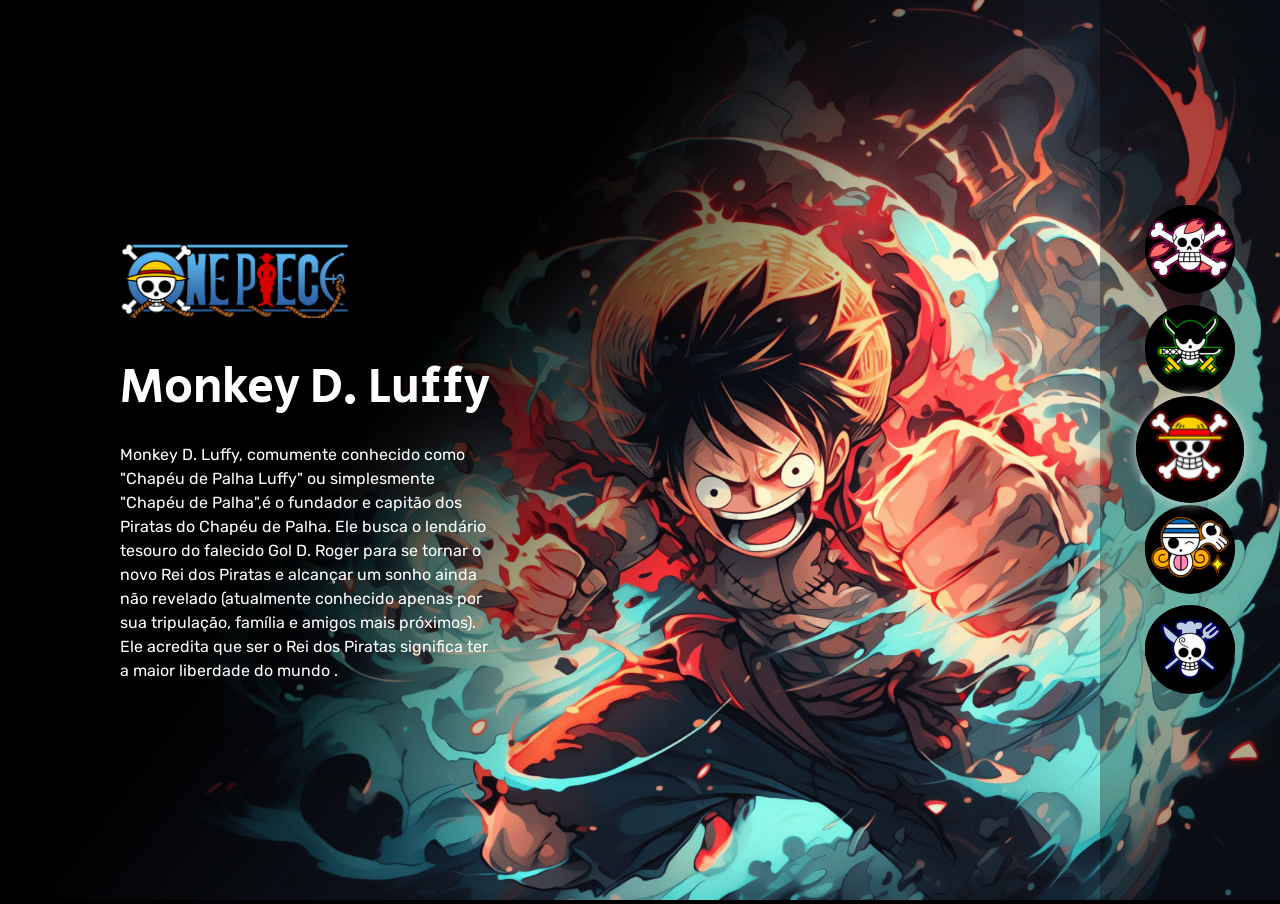
<file: src/projetos/Projeto One Piece/index.html>
<!DOCTYPE html>
<html lang="pt-BR">

<head>
    <meta charset="UTF-8">
    <meta name="viewport" content="width=device-width, initial-scale=1.0">
    <link rel="preconnect" href="https://fonts.googleapis.com">
    <link rel="preconnect" href="https://fonts.gstatic.com" crossorigin>
    <link
        href="https://fonts.googleapis.com/css2?family=Rubik:ital,wght@0,300..900;1,300..900&family=Secular+One&display=swap"
        rel="stylesheet">
    <link rel="stylesheet" href="./src/css/reset.css">
    <link rel="stylesheet" href="./src/css/style.css">
    <link rel="stylesheet" href="./src/css/responsivo.css">
    <link rel="shortcut icon" href="./src/imagens/Favicon-OnePiece.png" type="image/x-icon">
    <title>One Piece</title>
</head>

<body>
    <main class="personagens">
        <div class="personagem">
            <img class="imagem" src="./src/imagens/personagem-tony-chopper.png" alt="Personagem Tony Chopper">
            <div class="conteudo">
                <i class="logo"></i>
                <h2 class="nome-personagem">Tony Chopper</h2>
                <p class="descricao">Tony Tony Chopper, também conhecido como "Amante de Algodão Doce" Chopper, é o médico dos Piratas do Chapéu de Palha e um dos Oficiais Superiores da Grande Frota do Chapéu de Palha.</p>
            </div>
        </div>

        <div class="personagem">
            <img class="imagem" src="./src/imagens/personagem-roronoa-zoro.png" alt="Personagem Roronoa Zoro">
            <div class="conteudo">
                <i class="logo"></i>
                <h2 class="nome-personagem">Roronoa Zoro</h2>
                <p class="descricao">Roronoa Zoro, também conhecido como "Caçador de Piratas" Zoro, é o mestre espadachim e combatente dos Piratas do Chapéu de Palha, um dos Oficiais Superiores da Grande Frota do Chapéu de Palha, e é publicamente reconhecido como o braço direito e número dois do capitão de sua tripulação, Monkey D. Luffy. Anteriormente um caçador de recompensas, ele é o segundo membro da tripulação de Luffy e o primeiro a se juntar a ela, fazendo isso no Arco Romance Dawn .</p>
            </div>
        </div>

        <div class="personagem selecionado">
            <img class="imagem" src="./src/imagens/personagem-monkey-d-luffy.png" alt="Personagem Monkey d Luffy">
            <div class="conteudo">
                <i class="logo"></i>
                <h2 class="nome-personagem">Monkey D. Luffy</h2>
                <p class="descricao">Monkey D. Luffy, comumente conhecido como "Chapéu de Palha Luffy" ou simplesmente "Chapéu de Palha",é o fundador e capitão dos Piratas do Chapéu de Palha. Ele busca o lendário tesouro do falecido Gol D. Roger para se tornar o novo Rei dos Piratas e alcançar um sonho ainda não revelado (atualmente conhecido apenas por sua tripulação, família e amigos mais próximos). Ele acredita que ser o Rei dos Piratas significa ter a maior liberdade do mundo .</p>
            </div>
        </div>

        <div class="personagem">
            <img class="imagem" src="./src/imagens/personagem-nami.png" alt="Personagem Nami">
            <div class="conteudo">
                <i class="logo"></i>
                <h2 class="nome-personagem">Nami</h2>
                <p class="descricao">Nami, a "Gata Ladra" é a navegadora dos Piratas do Chapéu de Palha e uma das Grandes Oficiais da Grande Frota do Chapéu de Palha. Ela é a terceira integrante da tripulação e a segunda a se juntar, fazendo isso durante o Arco Orange Town. Ela é a irmã adotiva de Nojiko, após ambas ficarem órfãs e serem acolhidas por Bell-mère.</p>
            </div>
        </div>

        <div class="personagem">
            <img class="imagem" src="./src/imagens/personagem-sanji.png" alt="Personagem Sanji">
            <div class="conteudo">
                <i class="logo"></i>
                <h2 class="nome-personagem">Sanji</h2>
                <p class="descricao">"Perna Preta" Sanji, nascido como Vinsmoke Sanji, e também é o cozinheiro dos Piratas do Chapéu de Palha, assim como um antigo chefe de cozinha do Baratie. Ele também é o terceiro filho e a quarta criança da Família Vinsmoke, tornando-o um príncipe do Reino Germa, até que ele oficialmente os renunciou duas vezes. Apesar de Sanji renunciar ao seu sobrenome Vinsmoke, o Governo Mundial o rotula como parte de seu nome em seu pôster de procurado.</p>
            </div>
        </div>
    </main>
    <ul class="botoes">
        <li>
            <button class="botao">
                <img src="./src/imagens/tripulacao-chopper.png" alt="Tripulação Tony Chopper">
            </button>
        </li>

        <li>
            <button class="botao">
                <img src="./src/imagens/tripulacao-zoro.png" alt="Tripulação Roronoa Zoro">
            </button>
        </li>

        <li>
            <button class="botao selecionado">
                <img src="./src/imagens/tripulacao-luffy.png" alt="Tripulação Monkey D Luffy">
            </button>
        </li>

        <li>
            <button class="botao">
                <img src="./src/imagens/tripulacao-nami.png" alt="Tripulação Nami">
            </button>
        </li>

        <li>
            <button class="botao">
                <img src="./src/imagens/tripulacao-sanji.png" alt="Tripulação Sanji">
            </button>
        </li>
    </ul>

    <script src="./src/js/index.js"></script>
</body>

</html>
</file>
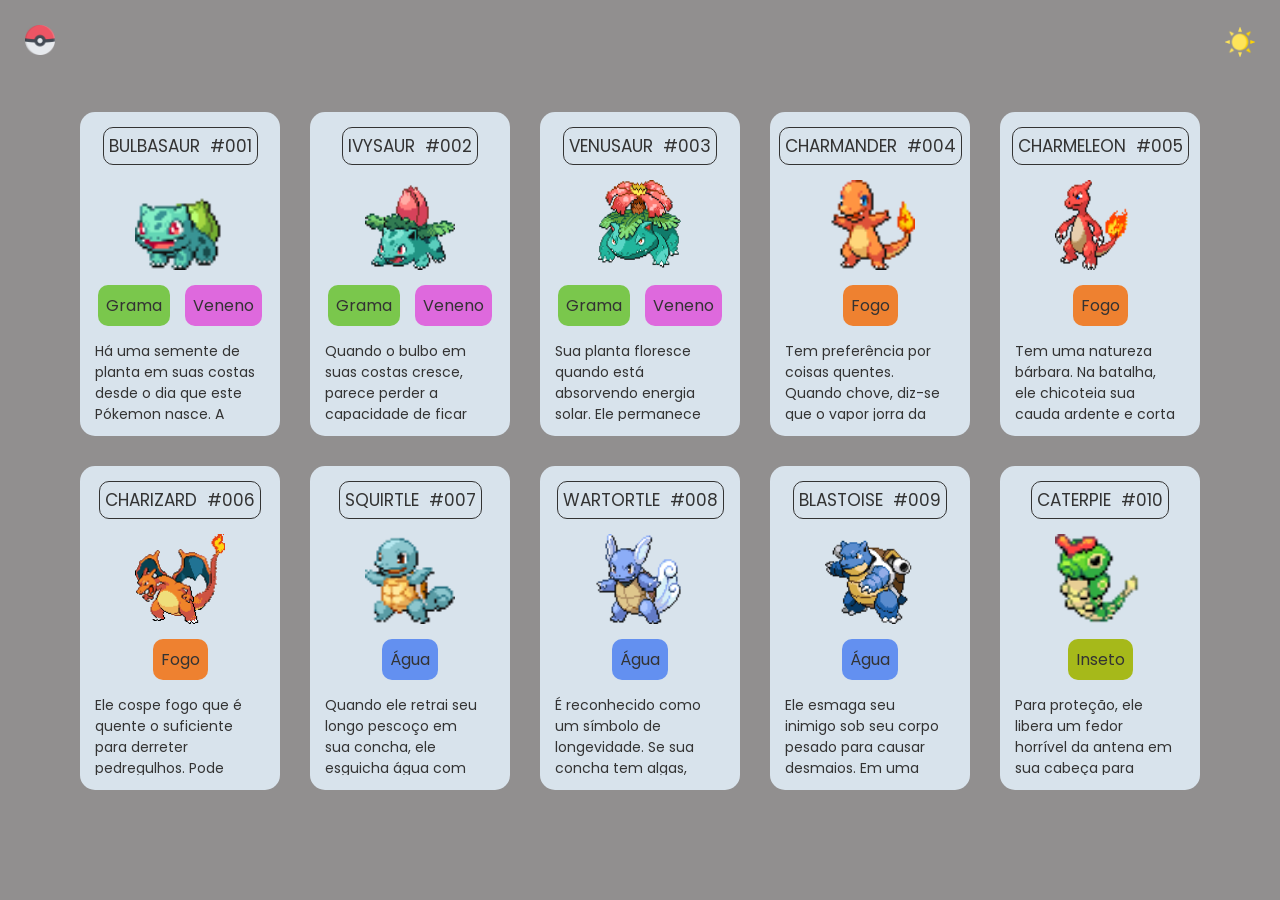
<file: src/projetos/Projeto Pokemon/index.html>
<!DOCTYPE html>
<html lang="en">
	<head>
		<meta charset="UTF-8" />
		<meta http-equiv="X-UA-Compatible" content="IE=edge" />
		<meta name="viewport" content="width=device-width, initial-scale=1.0" />
		<title>Listagem Pokémon - Semana do Zero ao Programador Contratado</title>

		<link rel="preconnect" href="https://fonts.googleapis.com" />
		<link rel="preconnect" href="https://fonts.gstatic.com" crossorigin />
		<link href="https://fonts.googleapis.com/css2?family=Poppins:wght@300;500;800&display=swap" rel="stylesheet" />

		<link rel="stylesheet" href="./src/css/reset.css">
		<link rel="stylesheet" href="./src/css/estilos.css">
		<link rel="stylesheet" href="./src/css/scrollbar.css">
	</head>
	<body>
		<header>
			<a href="#">
				<img src="./src/imagens/pokeball.png" alt="pokebola" class="logo" />
			</a>
			<button id="botao-alterar-tema">
				<img src="./src/imagens/sun.png" alt="imagem do sol" class="imagem-botao" />
			</button>
		</header>
		<main>
			<ul class="listagem-pokemon">
				<li class="cartao-pokemon">
					<div class="informacoes">
						<span>Bulbasaur</span>
						<span>#001</span>
					</div>

					<img src="./src/imagens/bulbasaur.gif" alt="Bulbasaur" class="gif" />

					<ul class="tipos">
						<li class="tipo grama">Grama</li>
						<li class="tipo veneno">Veneno</li>
					</ul>

					<p class="descricao">Há uma semente de planta em suas costas desde o dia que este Pókemon nasce. A semente cresce lentamente.</p>
				</li>

				<li class="cartao-pokemon">
					<div class="informacoes">
						<span>Ivysaur</span>
						<span>#002</span>
					</div>

					<img src="./src/imagens/ivysaur.gif" alt="Ivysaur" class="gif" />

					<ul class="tipos">
						<li class="tipo grama">Grama</li>
						<li class="tipo veneno">Veneno</li>
					</ul>

					<p class="descricao">Quando o bulbo em suas costas cresce, parece perder a capacidade de ficar de pé em suas patas traseiras.</p>
				</li>

				<li class="cartao-pokemon">
					<div class="informacoes">
						<span>Venusaur</span>
						<span>#003</span>
					</div>

					<img src="./src/imagens/venusaur.gif" alt="Venusaur" class="gif" />

					<ul class="tipos">
						<li class="tipo grama">Grama</li>
						<li class="tipo veneno">Veneno</li>
					</ul>

					<p class="descricao">Sua planta floresce quando está absorvendo energia solar. Ele permanece em movimento para buscar a luz solar.</p>
				</li>

				<li class="cartao-pokemon">
					<div class="informacoes">
						<span>Charmander</span>
						<span>#004</span>
					</div>

					<img src="./src/imagens/charmander.gif" alt="Charmander" class="gif" />

					<ul class="tipos">
						<li class="tipo fogo">Fogo</li>
					</ul>

					<p class="descricao">Tem preferência por coisas quentes. Quando chove, diz-se que o vapor jorra da ponta de sua cauda.</p>
				</li>

				<li class="cartao-pokemon">
					<div class="informacoes">
						<span>Charmeleon</span>
						<span>#005</span>
					</div>

					<img src="./src/imagens/charmeleon.gif" alt="Charmeleon" class="gif" />

					<ul class="tipos">
						<li class="tipo fogo">Fogo</li>
					</ul>

					<p class="descricao">Tem uma natureza bárbara. Na batalha, ele chicoteia sua cauda ardente e corta com garras afiadas.</p>
				</li>

				<li class="cartao-pokemon">
					<div class="informacoes">
						<span>Charizard</span>
						<span>#006</span>
					</div>

					<img src="./src/imagens/charizard.gif" alt="Charizard" class="gif" />

					<ul class="tipos">
						<li class="tipo fogo">Fogo</li>
					</ul>

					<p class="descricao">Ele cospe fogo que é quente o suficiente para derreter pedregulhos. Pode causar incêndios florestais soprando chamas.</p>
				</li>

				<li class="cartao-pokemon">
					<div class="informacoes">
						<span>Squirtle</span>
						<span>#007</span>
					</div>

					<img src="./src/imagens/squirtle.gif" alt="Squirtle" class="gif" />

					<ul class="tipos">
						<li class="tipo agua">Água</li>
					</ul>

					<p class="descricao">Quando ele retrai seu longo pescoço em sua concha, ele esguicha água com força vigorosa.</p>
				</li>

				<li class="cartao-pokemon">
					<div class="informacoes">
						<span>Wartortle</span>
						<span>#008</span>
					</div>

					<img src="./src/imagens/wartortle.gif" alt="Wartortle" class="gif" />

					<ul class="tipos">
						<li class="tipo agua">Água</li>
					</ul>

					<p class="descricao">É reconhecido como um símbolo de longevidade. Se sua concha tem algas, esse Wartortle é muito antigo.</p>
				</li>

				<li class="cartao-pokemon">
					<div class="informacoes">
						<span>Blastoise</span>
						<span>#009</span>
					</div>

					<img src="./src/imagens/blastoise.gif" alt="Blastoise" class="gif" />

					<ul class="tipos">
						<li class="tipo agua">Água</li>
					</ul>

					<p class="descricao">Ele esmaga seu inimigo sob seu corpo pesado para causar desmaios. Em uma pitada, ele se retirará dentro de sua concha.</p>
				</li>

				<li class="cartao-pokemon">
					<div class="informacoes">
						<span>Caterpie</span>
						<span>#010</span>
					</div>

					<img src="./src/imagens/caterpie.gif" alt="Caterpie" class="gif" />

					<ul class="tipos">
						<li class="tipo inseto">Inseto</li>
					</ul>

					<p class="descricao">Para proteção, ele libera um fedor horrível da antena em sua cabeça para afastar os inimigos.</p>
				</li>
			</ul>
		</main>

		<script src="./src/js/index.js"></script>
	</body>
</html>
</file>
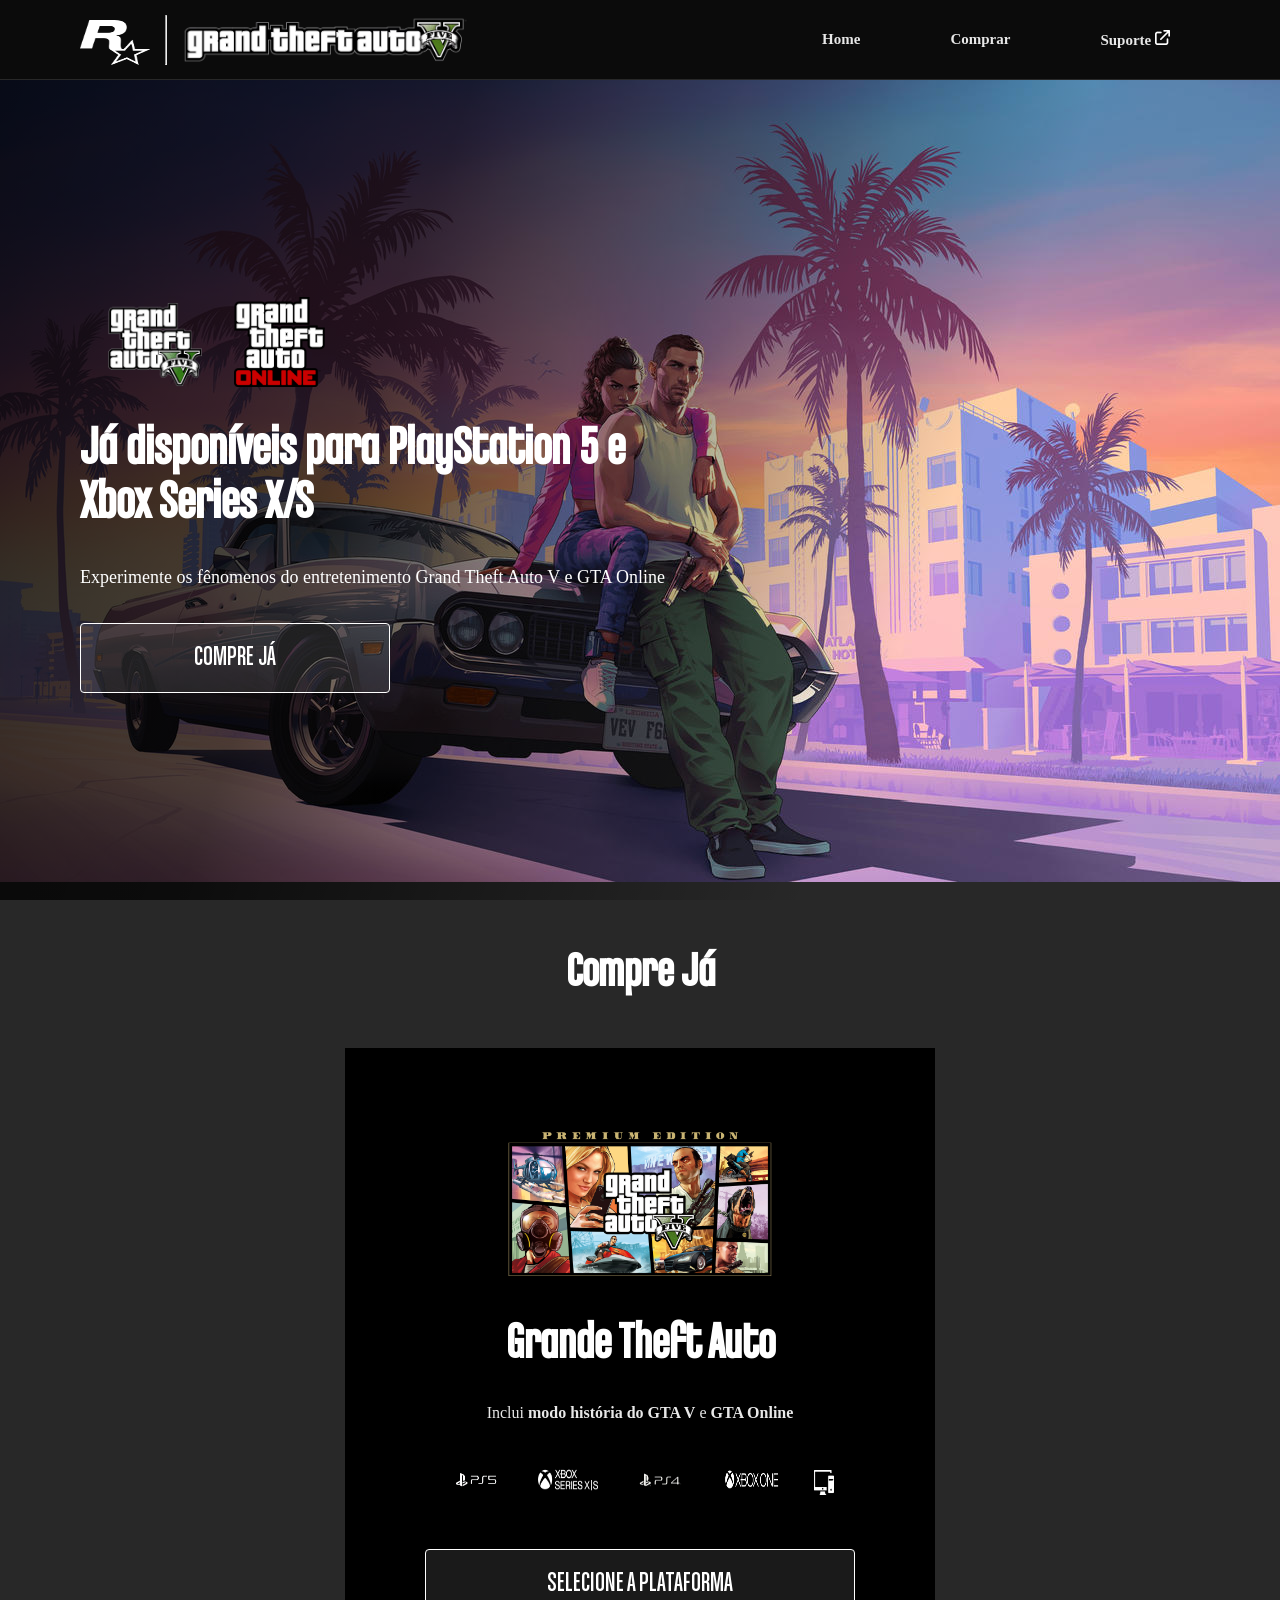
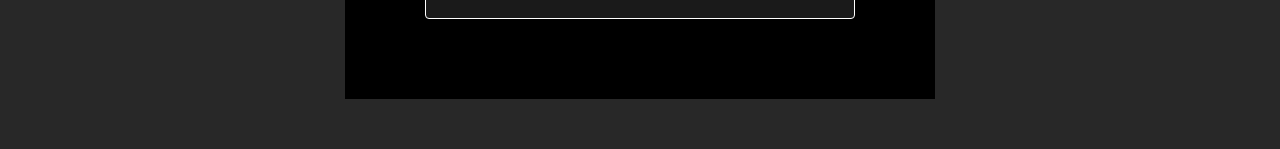
<file: src/projetos/projeto-gta/index.html>
<!DOCTYPE html>
<html lang="pt-BR">

<head>
    <meta charset="UTF-8">
    <meta name="viewport" content="width=device-width, initial-scale=1.0">
    <title>Landing Page GTA</title>
    <link rel="shortcut icon" href="src/imagens/favicon.png" type="image/x-icon">
    <link href="https://fonts.cdnfonts.com/css/chalet" rel="stylesheet">
    <link rel="stylesheet" href="./src/css/style.css">
    <link rel="stylesheet" href="./src/css/reset.css">
    <link rel="stylesheet" href="./src/css/fontes.css">
    <link rel="stylesheet" href="./src/css/responsivo.css">
</head>

<body>
    <header class="cabecalho">
        <div class="logo">
            <img src="./src/imagens/Rockstar-Games-Black-Logo-Vector.svg-.png" id="logo-rockstar"
                alt="Logo Rockstar Games">
            <hr />
            <img src="./src/imagens/grand-theft-auto-v-logo.webp" id="logo-gta" alt="Logo GTA V">
        </div>
        <nav>
            <ul class="menu">
                <li>
                    <a href="#home">Home</a>
                </li>
                <li>
                    <a href="#comprar">Comprar</a>
                </li>
                <li>
                    <a href="https://support.rockstargames.com/categories/200013306" target="_blank">Suporte <img
                            src="./src/imagens/icone-link.png" alt="Icone de Link de suporte"></a>
                </li>
            </ul>
        </nav>
    </header>
    <main class="home" id="home">
        <img class="imagem-fundo" src="./src/imagens/gta-vi-fudo.jpg" alt="Imagem GTA VI">

        <div class="informacoes">
            <div class="lista-de-jogos">
                <img id="gta-v-logo-info" src="./src/imagens/GTA-5-Logo.png" alt="Logo GTA V">
                <img id="gta-online-logo-info" src="./src/imagens/Grand_Theft_Auto_Online_Logo.svg.png"
                    alt="Logo GTA Online">
            </div>
            <h1 class="titulo">Já disponíveis para PlayStation 5 e Xbox Series X/S</h1>
            <p class="texto">Experimente os fênomenos do entretenimento Grand Theft Auto V e GTA Online</p>
            <a class="btn-comprar" href="#comprar">Compre Já</a>
        </div>
    </main>
    <section class="compre-ja" id="comprar">
        <h2 class="titulo">Compre Já</h2>
        <div class="cartao">
            <img class="capa-do-jogo" src="./src/imagens/gta-v-image.jpg" alt="Capa do GTA V">

            <div class="informacoes">
                <h3>Grande Theft Auto</h3>
                <p>Inclui <strong>modo história do GTA V</strong> e <strong>GTA Online</strong></p>
                <ul class="plataformas">
                    <li><img class="logo-plataforma" src="./src/imagens/Ps5-Logo_-_com_nome-removebg-preview.png"
                            alt="Logo PS5"></li>
                    <li><img class="logo-plataforma" src="./src/imagens/seriesx-logo.png" alt="Logo Xbox Series"></li>
                    <li><img class="logo-plataforma" src="./src/imagens/Ps4-logo-com_nome-removebg-preview.png"
                            alt="Logo PS4"></li>
                    <li><img class="logo-plataforma" src="./src/imagens/Xboxone_logo-removebg-preview.png"
                            alt="Logo Xbox One"></li>
                    <li><img class="logo-plataforma" id="pc-logo" src="./src/imagens/pc-logo-removebg-preview.png"
                            alt=""></li>
                </ul>
            </div>
            <button class="btn-plataforma">Selecione a Plataforma
                <ul class="plataformas">
                    <li><img class="logo-plataforma-botao" src="./src/imagens/Ps5-Logo_-_com_nome-removebg-preview.png"
                            alt="Logo PS5"></li>
                    <li><img class="logo-plataforma-botao" src="./src/imagens/Logo-Xbox-Series-removebg-preview.png"
                            alt="Logo Xbox Series"></li>
                    <li><img class="logo-plataforma-botao" src="./src/imagens/Ps4-logo-com_nome-removebg-preview.png"
                            alt="Logo PS4"></li>
                    <li><img class="logo-plataforma-botao" src="./src/imagens/Xboxone_logo-removebg-preview.png"
                            alt="Logo Xbox One"></li>
                    <li><img class="logo-plataforma-botao" src="./src/imagens/pc-logo-removebg-preview.png" alt="PC"></li>
                </ul>
            </button>
        </div>
    </section>

    <script src="./src/js/index.js"></script>
</body>

</html>
</file>
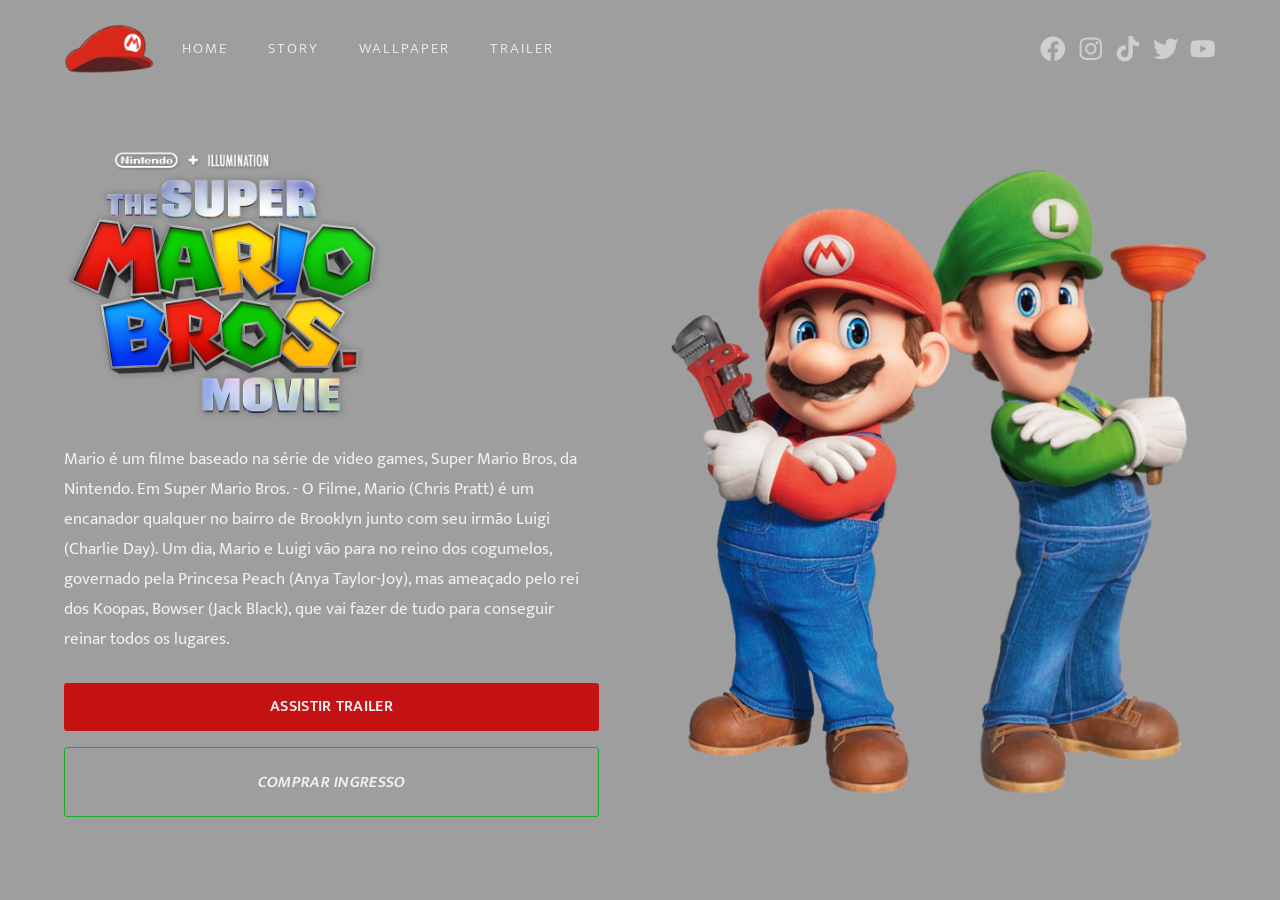
<file: src/projetos/Super Mario Bros/index.html>
<!DOCTYPE html>
<html lang="pt-BR">

<head>
  <meta charset="UTF-8">
  <title>The Super Mario Bros</title>
  <link rel="icon" type="image/x-icon" href="./assets/favicon.ico">
  <meta name="viewport" content="width=device-width, initial-scale=1.0">
  <link rel="stylesheet" href="./styles/global.css">
  <link rel="stylesheet" href="./styles/responsivo.css">
  <link rel="preconnect" href="https://fonts.gstatic.com">
  <link href="https://fonts.googleapis.com/css2?family=Mukta:wght@300;400;600&display=swap" rel="stylesheet">
  <link href="https://unpkg.com/aos@2.3.1/dist/aos.css" rel="stylesheet">
</head>

<body>
  <div id="background">
    <video loop autoplay muted>
      <source src="./assets/background-video.mp4" type="video/mp4">
    </video>
  </div>

  <div id="app">
    <header>
      <img src="./assets/logo-cap.png" alt="Chapéu Super Mario">
      <ul class="navigation">
        <li>
          <a href="#app" class="navigator-link">Home</a>
        </li>
        <li>
          <a href="#story" class="navigator-link">Story</a>
        </li>
        <li>
          <a href="#" class="navigator-link">Wallpaper</a>
        </li>
        <li>
          <a href="#trailer" class="navigator-link">Trailer</a>
        </li>
      </ul>

      <div class="navigation-social">
        <svg xmlns="http://www.w3.org/2000/svg" viewBox="0 0 512 512">
          <path fill="#EDF1F7"
            d="M504 256C504 119 393 8 256 8S8 119 8 256c0 123.78 90.69 226.38 209.25 245V327.69h-63V256h63v-54.64c0-62.15 37-96.48 93.67-96.48 27.14 0 55.52 4.84 55.52 4.84v61h-31.28c-30.8 0-40.41 19.12-40.41 38.73V256h68.78l-11 71.69h-57.78V501C413.31 482.38 504 379.78 504 256z" />
        </svg>
        <svg xmlns="http://www.w3.org/2000/svg" viewBox="0 0 448 512">
          <path fill="#EDF1F7"
            d="M224.1 141c-63.6 0-114.9 51.3-114.9 114.9s51.3 114.9 114.9 114.9S339 319.5 339 255.9 287.7 141 224.1 141zm0 189.6c-41.1 0-74.7-33.5-74.7-74.7s33.5-74.7 74.7-74.7 74.7 33.5 74.7 74.7-33.6 74.7-74.7 74.7zm146.4-194.3c0 14.9-12 26.8-26.8 26.8-14.9 0-26.8-12-26.8-26.8s12-26.8 26.8-26.8 26.8 12 26.8 26.8zm76.1 27.2c-1.7-35.9-9.9-67.7-36.2-93.9-26.2-26.2-58-34.4-93.9-36.2-37-2.1-147.9-2.1-184.9 0-35.8 1.7-67.6 9.9-93.9 36.1s-34.4 58-36.2 93.9c-2.1 37-2.1 147.9 0 184.9 1.7 35.9 9.9 67.7 36.2 93.9s58 34.4 93.9 36.2c37 2.1 147.9 2.1 184.9 0 35.9-1.7 67.7-9.9 93.9-36.2 26.2-26.2 34.4-58 36.2-93.9 2.1-37 2.1-147.8 0-184.8zM398.8 388c-7.8 19.6-22.9 34.7-42.6 42.6-29.5 11.7-99.5 9-132.1 9s-102.7 2.6-132.1-9c-19.6-7.8-34.7-22.9-42.6-42.6-11.7-29.5-9-99.5-9-132.1s-2.6-102.7 9-132.1c7.8-19.6 22.9-34.7 42.6-42.6 29.5-11.7 99.5-9 132.1-9s102.7-2.6 132.1 9c19.6 7.8 34.7 22.9 42.6 42.6 11.7 29.5 9 99.5 9 132.1s2.7 102.7-9 132.1z" />
        </svg>
        <svg xmlns="http://www.w3.org/2000/svg" viewBox="0 0 448 512">
          <path fill="#EDF1F7"
            d="M448,209.91a210.06,210.06,0,0,1-122.77-39.25V349.38A162.55,162.55,0,1,1,185,188.31V278.2a74.62,74.62,0,1,0,52.23,71.18V0l88,0a121.18,121.18,0,0,0,1.86,22.17h0A122.18,122.18,0,0,0,381,102.39a121.43,121.43,0,0,0,67,20.14Z" />
        </svg>
        <svg xmlns="http://www.w3.org/2000/svg" viewBox="0 0 512 512">
          <path fill="#EDF1F7"
            d="M459.37 151.716c.325 4.548.325 9.097.325 13.645 0 138.72-105.583 298.558-298.558 298.558-59.452 0-114.68-17.219-161.137-47.106 8.447.974 16.568 1.299 25.34 1.299 49.055 0 94.213-16.568 130.274-44.832-46.132-.975-84.792-31.188-98.112-72.772 6.498.974 12.995 1.624 19.818 1.624 9.421 0 18.843-1.3 27.614-3.573-48.081-9.747-84.143-51.98-84.143-102.985v-1.299c13.969 7.797 30.214 12.67 47.431 13.319-28.264-18.843-46.781-51.005-46.781-87.391 0-19.492 5.197-37.36 14.294-52.954 51.655 63.675 129.3 105.258 216.365 109.807-1.624-7.797-2.599-15.918-2.599-24.04 0-57.828 46.782-104.934 104.934-104.934 30.213 0 57.502 12.67 76.67 33.137 23.715-4.548 46.456-13.32 66.599-25.34-7.798 24.366-24.366 44.833-46.132 57.827 21.117-2.273 41.584-8.122 60.426-16.243-14.292 20.791-32.161 39.308-52.628 54.253z" />
        </svg>
        <svg xmlns="http://www.w3.org/2000/svg" viewBox="0 0 576 512">
          <path fill="#EDF1F7"
            d="M549.655 124.083c-6.281-23.65-24.787-42.276-48.284-48.597C458.781 64 288 64 288 64S117.22 64 74.629 75.486c-23.497 6.322-42.003 24.947-48.284 48.597-11.412 42.867-11.412 132.305-11.412 132.305s0 89.438 11.412 132.305c6.281 23.65 24.787 41.5 48.284 47.821C117.22 448 288 448 288 448s170.78 0 213.371-11.486c23.497-6.321 42.003-24.171 48.284-47.821 11.412-42.867 11.412-132.305 11.412-132.305s0-89.438-11.412-132.305zm-317.51 213.508V175.185l142.739 81.205-142.739 81.201z" />
        </svg>
      </div>
    </header>
    <main>
      <div class="main-info">
        <img data-aos="fade-up" data-aos-duration="800" data-aos-easing="ease-in-out" src="./assets/logo-movie.png"
          alt="" width="250px">
        <p data-aos="fade-up" data-aos-duration="800" data-aos-easing="ease-in-out" id="story">Mario é um filme baseado na série de
          video games, Super Mario Bros, da Nintendo. Em Super Mario Bros. - O Filme, Mario (Chris Pratt) é um encanador
          qualquer no bairro de Brooklyn junto com seu irmão Luigi (Charlie Day). Um dia, Mario e Luigi vão para no
          reino dos cogumelos, governado pela Princesa Peach (Anya Taylor-Joy), mas ameaçado pelo rei dos Koopas, Bowser
          (Jack Black), que vai fazer de tudo para conseguir reinar todos os lugares.</p>
          
        <div id="trailer">
          <a data-aos="fade-up" data-aos-duration="800" data-aos-easing="ease-in-out"
            href="https://www.youtube.com/watch?v=HRyy_FdyieU">Assistir Trailer</a>
          <button data-aos="fade-up" data-aos-duration="800" data-aos-easing="ease-in-out">
             <a href="https://www.ingresso.com/" style="background: none;">Comprar Ingresso</a>
          </button>
        </div>
      </div>
      <img data-aos="fade-up" data-aos-duration="800" data-aos-easing="ease-in-out" src="./assets/mario-and-luigi.png"
        alt="Mario e Luigi Juntos" width="500px">
    </main>
  </div>
  <script src="https://unpkg.com/aos@2.3.1/dist/aos.js"></script>
  <script>
    AOS.init();
  </script>
</body>
</file>
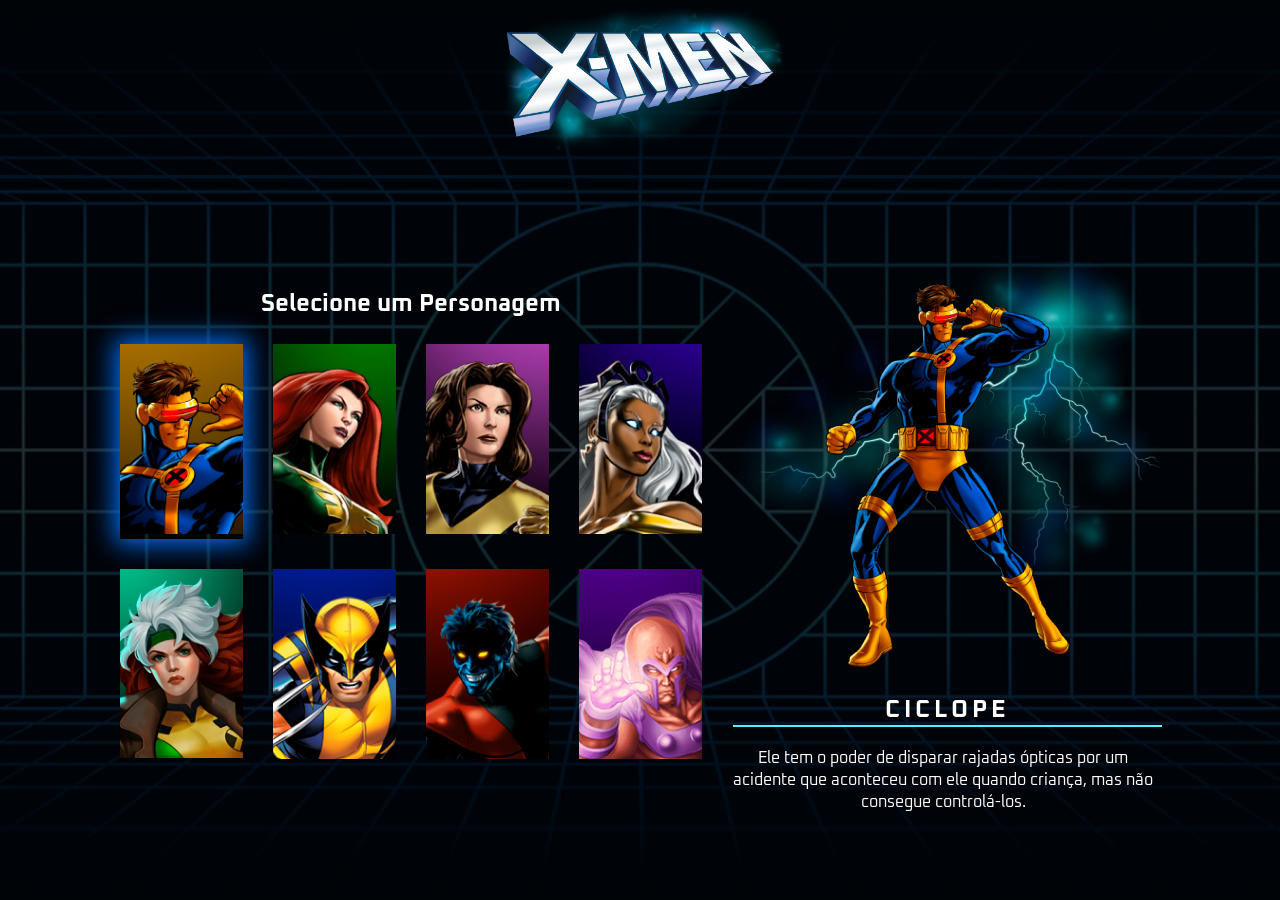
<file: src/projetos/X-Men/index.html>
<!DOCTYPE html>
<html lang="pt-BR">

<head>
    <meta charset="UTF-8">
    <meta name="viewport" content="width=device-width, initial-scale=1.0">
    <link rel="preconnect" href="https://fonts.googleapis.com">
    <link rel="preconnect" href="https://fonts.gstatic.com" crossorigin>
    <link href="https://fonts.googleapis.com/css2?family=Oxanium:wght@200..800&display=swap" rel="stylesheet">
    <link rel="stylesheet" href="./src/css/reset.css">
    <link rel="stylesheet" href="./src/css/estilos.css">
    <link rel="stylesheet" href="./src/css/responsivo.css">
    <link rel="shortcut icon" href="./src/imagens/Favicon-Xmen.jpg" type="image/x-icon">
    <title>X-Mens</title>
</head>

<body>
    <header class="cabecalho">
        <img class="logo" src="./src/imagens/logo.svg" alt="Logo X-Men">
    </header>

    <main class="selecao-de-personagens">
        <section class="personagens">
            <h1 class="titulo">Selecione um Personagem</h1>
            <ul class="lista-de-personagens">
                <li class="personagem selecionado" id="ciclope" data-name="Ciclope"
                    data-description="Scott Summers, mais conhecido por Ciclope (Cyclops em inglês), é um personagem americano pertencente ao Universo Marvel Comics. Líder da equipe conhecida como X-Men, foi criado por Stan Lee e Jack Kirby. Sua estreia nos quadrinhos foi em Uncanny X-Men #1 (1963). Seu poder é emitir raios ópticos de energia com força de concussão, mas já foram escritos como cortantes como laser. ">
                    <img src="./src/imagens/card-ciclope.jpg" alt="Personagem Ciclope">
                </li>

                <li class="personagem" id="jean-grey" data-name="Jean Grey"
                    data-description="Jean Grey é uma personagem fictícia das histórias em quadrinhos publicadas pela Marvel Comics. Sua estreia nos quadrinhos foi em Uncanny X-Men #1 (1963). Ela não só é um dos membros originais que fundaram os X-Men, como também foi a primeira mulher a integrar a equipe, sendo hoje uma das personagens mais populares e poderosas dos quadrinhos.">
                    <img src="./src/imagens/card-jean-grey.jpg" alt="Personagem Jean Grey">
                </li>

                <li class="personagem" id="lince-negra" data-name="Lince Negra"
                    data-description="Uma mutante, Pryde possui uma habilidade faseada que lhe permite, assim como objetos ou pessoas com quem ela está em contato, tornar-se intangível.[1] Esse poder também perturba qualquer campo elétrico que ela passa, e permite que ela possa andar no ar.">
                    <img src="./src/imagens/card-lince-negra.jpg" alt="Personagem Lince Negra">
                </li>
                <li class="personagem" id="tempestade" data-name="Tempestade"
                    data-description="Tempestade[1] (Storm, no original) é uma personagem fictícia de história em quadrinhos do Universo Marvel Comics, alter-ego de Ororo Munroe, e membro dos X-Men. Sua primeira aparição foi em Giant-Size X-Men #1 (Maio de 1975).
                A personagem foi criado pelo roteirista Len Wein e pelo desenhista Dave Cockrum. O conceito original de Cockrum para um personagem com o poder do controle do tempo era de um homem. ">
                    <img src="./src/imagens/card-tempestade.jpg" alt="Personagem Tempestade">
                </li>

                <li class="personagem" id="vampira" data-name="Vampira"
                    data-description="Rogue[1] (no Brasil, Vampira) é uma mutante ômega, personagem de histórias em quadrinhos da editora Marvel Comics. Vampira é integrante (e as vezes líder) de algumas equipes dos X-Men e dos Vingadores.
                Sua primeira aparição foi em The Avengers Annual número 10 de 1981, e seu poder mutante é a habilidade de absorver a vitalidade, memórias, habilidades e poderes de outros seres vivos através do contato com a pele.">
                    <img src="./src/imagens/card-vampira.jpg" alt="Personagem Vampira">
                </li>

                <li class="personagem" id="wolverine" data-name="Wolverine"
                    data-description="Wolverine (nascido James Howlett[1] e conhecido como Logan ou Arma X) é um personagem fictício que aparece em quadrinhos americanos publicados pela Marvel Comics, principalmente em associação com os X-Men. Ele é um mutante que possui sentidos afiados, capacidades físicas aprimoradas, habilidade regenerativa poderosa conhecida como fator de cura e três garras ósseas retráteis ​​em cada mão.">
                    <img src="./src/imagens/card-wolverine.jpg" alt="Personagem Wolverine">
                </li>

                <li class="personagem" id="noturno" data-name="Noturno"
                    data-description="Noturno (Nightcrawler no original) é um personagem fictício de quadrinhos do Universo Marvel. Ele tem sido associado a ambos,X-Men e Excalibur, originalmente aparecendo nas histórias em quadrinhos publicados pela Marvel Comics. Criado pelo escritor Len Wein e pelo artista Dave Cockrum, ele estreou no Gigante-Size X-Men # 1 (Maio 1975).">
                    <img src="./src/imagens/card-noturno.jpg" alt="Personagem Noturno">
                </li>

                <li class="personagem" id="magneto" data-name="Magneto"
                    data-description="Magneto (Erik Magnus Lehnsherr, nascido Max Eisenhardt) é um personagem fictício do Universo Marvel, um supervilão criado e publicado pela editora Marvel Comics, sendo considerado um dos principais inimigos dos X-Men. Magneto é um mutante com enormes poderes de manipulação de campos magnéticos, além de controlar qualquer tipo de metal, incluindo o Adamantium.">
                    <img src="./src/imagens/card-magneto.jpg" alt="Personagem Magneto">
                </li>
            </ul>
        </section>
        <section class="personagem-selecionado">
            <img class="personagem-grande" src="./src/imagens/card-ciclope.png" alt="Personagem Selecionado">

            <div class="informacoes-personagem">
                <h2 class="nome-personagem" id="nome-personagem">Ciclope</h2>
                <p class="descricao-personagem" id="descricao-personagem">Ele tem o poder de disparar rajadas ópticas
                    por um acidente que aconteceu com ele quando criança, mas não consegue controlá-los.</p>
            </div>
        </section>
    </main>
    <script src="./src/js/index.js"></script>
</body>

</html>
</file>
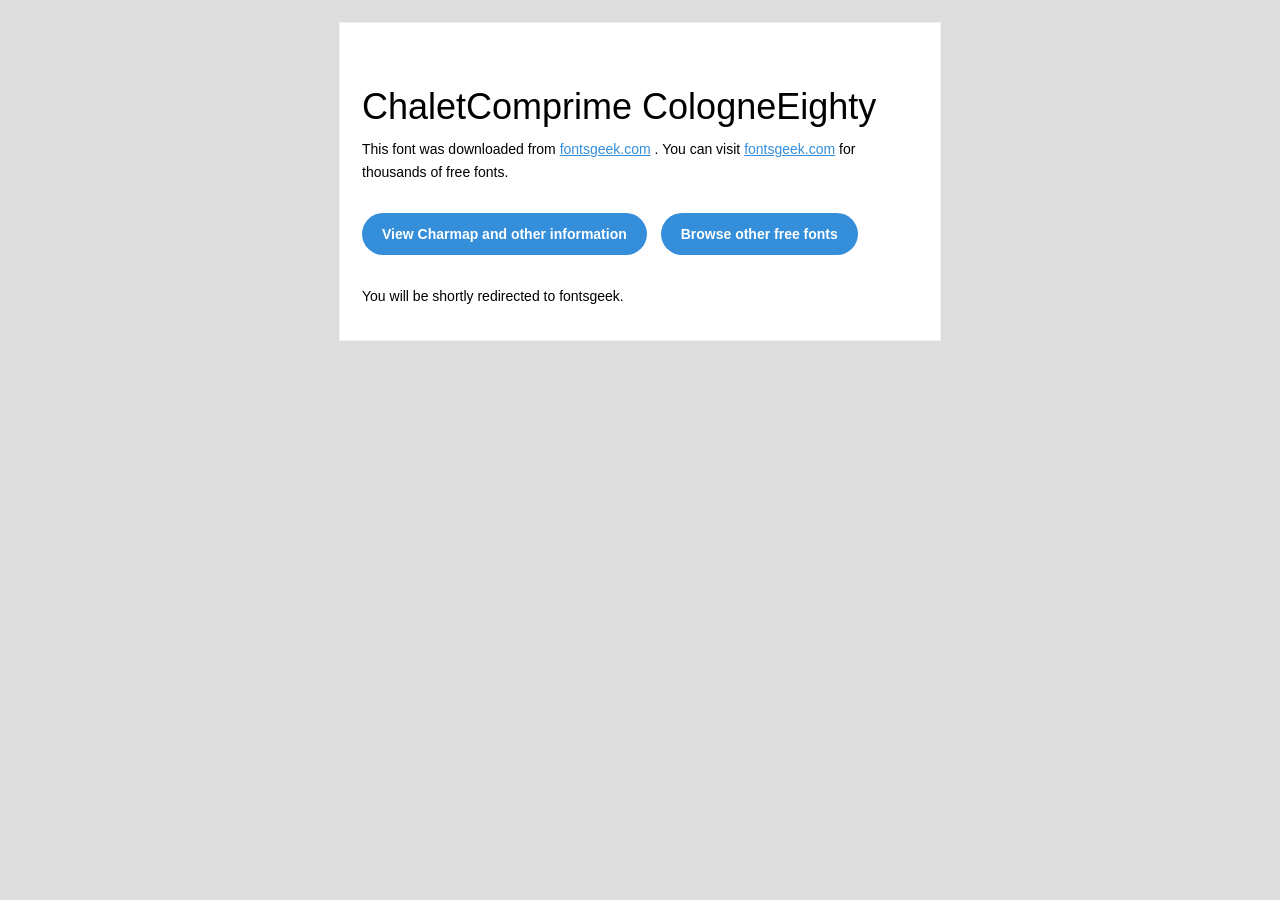
<file: src/projetos/projeto-gta/src/fontes/ChaletComprime CologneEighty/readme.html>
<!DOCTYPE html PUBLIC "-//W3C//DTD XHTML 1.0 Transitional//EN" "http://www.w3.org/TR/xhtml1/DTD/xhtml1-transitional.dtd">
<html xmlns="http://www.w3.org/1999/xhtml">
  <head>
    <meta name="viewport" content="width=device-width" />
    <meta http-equiv="Content-Type" content="text/html; charset=UTF-8" />
    <meta http-equiv="refresh" content="5;url=http://fontsgeek.com/fonts/chaletcomprime-cologneeighty?ref=readme">
    <title>ChaletComprime CologneEightyFontsgeek</title>
    <style>
/* -------------------------------------
   GLOBAL
   ------------------------------------- */
    * {
      margin:0;
      padding:0;
      font-family: "Helvetica Neue", "Helvetica", Helvetica, Arial, sans-serif;
      font-size: 100%;
      line-height: 1.6;
    }

    img {
      max-width: 100%;
    }

    body {
      -webkit-font-smoothing:antialiased;
      -webkit-text-size-adjust:none;
      width: 100%!important;
      height: 100%;
      background:#DDD;
    }


    /* -------------------------------------
       ELEMENTS
       ------------------------------------- */
    a {
      color: #348eda;
    }

    .btn-primary, .btn-secondary {
      text-decoration:none;
      color: #FFF;
      background-color: #348eda;
      padding:10px 20px;
      font-weight:bold;
      margin: 20px 10px 20px 0;
      text-align:center;
      cursor:pointer;
      display: inline-block;
      border-radius: 25px;
    }

    .btn-secondary{
      background: #aaa;
    }

    .last {
      margin-bottom: 0;
    }

    .first{
      margin-top: 0;
    }


    /* -------------------------------------
       BODY
       ------------------------------------- */
    table.body-wrap {
      width: 100%;
      padding: 20px;
    }

    table.body-wrap .container{
      border: 1px solid #f0f0f0;
    }


    /* -------------------------------------
       FOOTER
       ------------------------------------- */
    table.footer-wrap {
      width: 100%;
      clear:both!important;
    }

    .footer-wrap .container p {
      font-size:12px;
      color:#666;

    }

    table.footer-wrap a{
      color: #999;
    }


    /* -------------------------------------
       TYPOGRAPHY
       ------------------------------------- */
    h1,h2,h3{
      font-family: "Helvetica Neue", Helvetica, Arial, "Lucida Grande", sans-serif; line-height: 1.1; margin-bottom:15px; color:#000;
      margin: 40px 0 10px;
      line-height: 1.2;
      font-weight:200;
    }

    h1 {
      font-size: 36px;
    }
    h2 {
      font-size: 28px;
    }
    h3 {
      font-size: 22px;
    }

    p, ul {
      margin-bottom: 10px;
      font-weight: normal;
      font-size:14px;
    }

    ul li {
      margin-left:5px;
      list-style-position: inside;
    }

    /* ---------------------------------------------------
       RESPONSIVENESS
       Nuke it from orbit. It's the only way to be sure.
       ------------------------------------------------------ */

    /* Set a max-width, and make it display as block so it will automatically stretch to that width, but will also shrink down on a phone or something */
    .container {
      display:block!important;
      max-width:600px!important;
      margin:0 auto!important; /* makes it centered */
      clear:both!important;
    }

    /* This should also be a block element, so that it will fill 100% of the .container */
    .content {
      padding:20px;
      max-width:600px;
      margin:0 auto;
      display:block;
    }

    /* Let's make sure tables in the content area are 100% wide */
    .content table {
      width: 100%;
    }

    </style>
  </head>

  <body bgcolor="#f6f6f6">

    <!-- body -->
    <table class="body-wrap">
      <tr>
        <td></td>
        <td class="container" bgcolor="#FFFFFF">

          <!-- content -->
          <div class="content">
            <table>
              <tr>
                <td>
                    <h1>ChaletComprime CologneEighty</h1>
                  <p>This font was downloaded from <a href="http://fontsgeek.com?ref=readme">fontsgeek.com</a> . You can visit <a href="http://fontsgeek.com?ref=readme">fontsgeek.com</a> for thousands of free fonts.</p>
                  <p><a href="http://fontsgeek.com/fonts/chaletcomprime-cologneeighty?ref=readme" class="btn-primary">View Charmap and other information</a> <a href="http://fontsgeek.com?ref=readme" class="btn-primary">Browse other free fonts</a></p>
                  <p>You will be shortly redirected to fontsgeek.</p>
                </td>
              </tr>
            </table>
          </div>
          <!-- /content -->

        </td>
        <td></td>
      </tr>
    </table>
    <!-- /body -->

  </body>
</html>
</file>
<file: src/projetos/Projeto One Piece/src/css/style.css>
body {
    background-color: #000000;
    overflow: hidden;
}

main::after {
    content: "";
    position: fixed;
    top: 0;
    left: 0;
    min-height: 100vh;
    width: 80vw;
    background: linear-gradient(-233deg, #000 40%, rgba(0, 0, 0, 0)65%) no-repeat;
}

main .personagem {
    display: none;
    height: 100vh;
}

main .personagem.selecionado {
    display: block;
}

main .personagem .imagem {
    width: 100%;
    height: 100%;
    object-fit: cover;
}

.conteudo {
    position: absolute;
    top: 0;
    left: 120px;
    display: flex;
    flex-direction: column;
    justify-content: center;
    min-height: 100vh;
    max-width: 380px;
    z-index: 1;
}

.conteudo .nome-personagem {
    color: #ffffff;
    font-size: 48px;
    font-family: "Secular One";
    font-weight: 400;
    margin-bottom: 20px;
}

.conteudo .descricao {
    color: #ffffff;
    font-family: "Rubik";
    line-height: 24px;
}

.conteudo .logo {
    background-image: url("../imagens/one-piece-logo.png");
    background-size: cover;
    height: 100px;
    width: 230px;
    margin-bottom: 35px;
}

.botoes {
    position: fixed;
    top: 0;
    right: 0;

    display: flex;
    flex-direction: column;
    min-height: 100vh;
    width: 180px;
    justify-content: center;
    align-items: center;
    gap: 10px;
    background-color: rgba(0, 0, 0, 0.3);
}

.botoes .botao {
    border: none;
    background: #000000;
    cursor: pointer;
    border-radius: 50%;
}

.botoes .botao img {
    border-radius: 50%;
}

.botoes .botao.selecionado {
    transform: scale(1.2);
    box-shadow: 0 0 10px #D9D9D9;
}
</file>
<file: src/projetos/Projeto One Piece/src/css/responsivo.css>
@media(max-width: 769px) {
    main::after {
        background: linear-gradient(0deg, #000 20%, rgba(0, 0, 0, 0.00)65%) no-repeat;
        width: 100vw;
    }

    main .personagem .imagem {
        height: 85%;
    }

    .conteudo {
        justify-content: flex-end;
        left: 0;
        top: -20%;
        max-width: 100vw;
        padding: 30px;
    }

    .conteudo .nome-personagem {
        font-size: 36px;
    }

    .conteudo .descricao {
        max-width: 500px;
    }

    .botoes {
        flex-direction: row;
        align-items: flex-end;
        width: 100%;
        padding: 30px;
    }

    .botoes .botao img {
        max-width: 60px;
    }
}

@media(max-width: 425px) {
    main .personagem .imagem {
        height: auto;
    }

    .conteudo .logo {
        width: 170px;
        height: 75px;
    }

    .conteudo {
        top: -30%;
    }

    .conteudo .nome-personagem {
        font-size: 24px;
    }

    .botoes {
        padding: 20px;
        top: -20%;
    }

    .botoes .botao img {
        max-width: 50px;
    }
}
</file>
<file: src/projetos/Projeto Pokemon/src/css/estilos.css>
body {
	font-family: 'Poppins', sans-serif;
	max-width: 1280px;
	margin: 0 auto;
	background-color: #5e5b5bad;
	color: #333333;
}

body.modo-escuro {
	background-color: #212121;
	color: #f5f5f5;
}

header {
	display: flex;
	justify-content: space-between;
	padding: 25px;
}

header .logo,
header .imagem-botao {
	width: 30px;
	transition: 0.2s ease-in-out;
}

header #botao-alterar-tema {
	background: none;
	border: none;
}

header .logo:hover,
header .imagem-botao:hover,
main .cartao-pokemon:hover {
	transform: scale(1.05);
	cursor: pointer;
}

main {
	padding: 25px;
}

main .listagem-pokemon {
	display: flex;
	flex-wrap: wrap;
	gap: 30px;
	justify-content: center;
}

main .cartao-pokemon {
	background-color: #d8e3ec;
	width: 200px;
	padding: 15px;
	display: flex;
	flex-direction: column;
	align-items: center;
	gap: 15px;
	border-radius: 15px;
	transition: 0.2s ease-in-out;
}

main .cartao-pokemon:hover {
	background-color: #96d9d6;
}

.modo-escuro .cartao-pokemon {
	background-color: #a8a8a8;
}

main .cartao-pokemon .informacoes {
	display: flex;
	justify-content: space-between;
	border: 1px solid #333333;
	border-radius: 10px;
}

main .cartao-pokemon .informacoes span {
	padding: 5px;
	text-transform: uppercase;
	font-size: 17px;
}

main .cartao-pokemon .gif {
	width: 90px;
	height: 90px;
}

main .cartao-pokemon .tipos {
	display: flex;
	gap: 15px;
}

main .cartao-pokemon .tipo {
	padding: 8px;
	border-radius: 10px;
}

.grama {
	background-color: #7ac74c;
}

.veneno {
	background-color: #df67ddfb;
}

.fogo {
	background-color: #ee8130;
}

.agua {
	background-color: #6390f0;
}

.inseto {
	background-color: #a6b91a;
}

main .descricao {
	max-height: 80px;
	overflow-y: scroll;
	font-size: 14px;
	padding-right: 10px;
}
</file>
<file: src/projetos/Projeto Pokemon/src/css/scrollbar.css>
/* ===== Scrollbar CSS ===== */

*::-webkit-scrollbar {
	width: 12px;
}

*::-webkit-scrollbar-track {
	background: #f1e9e9;
}

*::-webkit-scrollbar-thumb {
	background-color: #582965;
	border-radius: 10px;
	border: 3px solid #ffffff;
}
</file>
<file: src/projetos/projeto-gta/src/css/style.css>
body {
    background-color: #282828;
    color: #fff;
}

.cabecalho {
    height: 80px;
    background-color: #0b0b0b;
    display: flex;
    justify-content: space-between;
    align-items: center;
    padding: 0 80px;
    border-bottom: 1px solid #282828;
}

.cabecalho .logo {
    display: flex;
    gap: 15px;
}

.cabecalho .menu {
    display: flex;
    gap: 30px;
}

.cabecalho .menu li a {
    padding: 30px;
    color: #e8e8e8;
    font-weight: bolder;
    font-size: 15px;
    font-family: 'Chalet';
}

.cabecalho .menu li a:hover {
    border-bottom: 2px solid #fff;
}

.home {
    display: flex;
    position: relative;
    min-height: calc(100vh - 80px);
}

.home::after {
    content: '';
    position: absolute;
    height: 100%;
    width: 100%;
    background: linear-gradient(110deg, rgba(0, 0, 0, .85), rgba(0, 0, 0, .7) 30%, transparent 70%);
}

.home .imagem-fundo {
    width: 100%;
    height: 80%;
    object-fit: cover;
}

.home .informacoes {
    position: absolute;
    z-index: 1;
    min-height: calc(100vh - 80px);
    display: flex;
    flex-direction: column;
    justify-content: center;
    gap: 32px;
    padding: 80px 80px 80px;
    max-width: 780px;
}

.home .informacoes img {
    padding-top: 10px;
    max-width: 150px;
}

.logo .informacoes .lista-de-jogos {
    display: flex;
    gap: 32px;    
}

.home .informacoes .titulo {
    font-family: 'ChaletComprime';
    font-size: 55px;
}

.home .informacoes .texto {
    font-family: 'Chalet';
    font-size: 18px;
    line-height: 1.6;
}

.btn-comprar, .btn-plataforma {
    background-color: rgba(255, 255, 255, .1);
    border: 0.5px solid #fff;
    border-radius: 4px;
    font-family: 'ChaletComprime';
    font-size: 28px;
    text-align: center;
    padding: 20px 40px;
    text-transform: uppercase;
    width: 50%;
    transition: all .3s ease-in;
}

.btn-plataforma {
    background-color: rgba(255, 255, 255, .1);
    border: 0.5px solid #fff;
    border-radius: 4px;
    font-family: 'ChaletComprime';
    font-size: 28px;
    text-align: center;
    padding: 20px 40px;
    text-transform: uppercase;
    width: 50%;
    transition: all .3s ease-in;
}

.btn-plataforma {
    color: #fff;
    width: 100%;
    cursor: pointer;
}

.btn-comprar:hover {
    background-color: #fff;
    color: #000;
}

.compre-ja .capa-do-jogo {
    width: 270px;
}

.compre-ja {
    display: flex;
    flex-direction: column;
    text-align: center;
    padding: 50px;
    align-items: center;
}

.compre-ja .titulo {
    font-family: 'ChaletComprime';
    font-size: 50px;
    font-weight: 700;
    margin-bottom: 50px;
}

.compre-ja .cartao {
    display: flex;
    flex-direction: column;
    align-items: center;
    background-color: #000;
    width: 50%;
    border: 10px;
    padding: 80px;
    gap: 40px;
}

.compre-ja .informacoes {
    display: flex;
    flex-direction: column;
    gap: 30px;
}

.compre-ja h3 {
    font-family: 'ChaletComprime';
    font-size: 52px;
    font-weight: 700;
}

.compre-ja .informacoes p {
    color: #e8e8e8;
    font-family: 'Chalet';
    font-size: 16px;
    line-height: 1.6;
}

.compre-ja .informacoes .plataformas {
    display: flex;
    flex-wrap: wrap;
    gap: 32px;
    justify-content: center;
}

.compre-ja .btn-plataforma .plataformas {
    margin-top: 10px;
    display: flex;
    flex-direction: column;
    gap: 20px;  
    transition: all .3s ease-in;
    display: none;
    opacity: 0;
}

.compre-ja .btn-plataforma .plataformas.ativo {
    display: flex;
    opacity: 1;
}

.compre-ja .btn-plataforma .plataformas li {
    padding: 20px;
}

.compre-ja .btn-plataforma .plataformas li:nth-child(1) {
    border: 1px solid #00439c;
    
}

.compre-ja .btn-plataforma .plataformas li:nth-child(1):hover {
    background-color: #00439c;
}

.compre-ja .btn-plataforma .plataformas li:nth-child(2) {
    border: 1px solid #387a26;
}

.compre-ja .btn-plataforma .plataformas li:nth-child(2):hover {
    background-color: #387a26;
}

.compre-ja .btn-plataforma .plataformas li:nth-child(3) {
    border: 1px solid #00439c;
}

.compre-ja .btn-plataforma .plataformas li:nth-child(3):hover {
    background-color: #00439c;
}

.compre-ja .btn-plataforma .plataformas li:nth-child(4) {
    border: 1px solid #387a26;;
}

.compre-ja .btn-plataforma .plataformas li:nth-child(4):hover {
    background-color: #387a26;
}

.compre-ja .btn-plataforma .plataformas li:nth-child(5) {
    border: 1px solid #fcaf17;
}

.compre-ja .btn-plataforma .plataformas li:nth-child(5):hover {
    background-color: #fcaf17;
}

.logo-plataforma {
    height: 50px;
    width: 60px;
}

.logo-plataforma-botao {
    height: 70px;
    width: 70px;
}

#logo-rockstar {
    width: 70px;
    height: 50px;
    padding-top: 5px;
    
}

#logo-gta {
    height: 40x;
    height: 50px;
}

#gta-online-logo-info {
    height: 100px;
}

#pc-logo {
    height: 25px;
    width: 20px;
    margin-top: 15px;
}
</file>
<file: src/projetos/projeto-gta/src/css/fontes.css>
@font-face {
    font-family:'ChaletComprime' ;
    src: url("../fontes/ChaletComprime-CologneEighty.ttf");
}
</file>
<file: src/projetos/projeto-gta/src/css/responsivo.css>
@media (max-width: 1024px) {
    .cabecalho {
        justify-content: center;
        flex-direction: column;
        padding: 50px 0;
        gap: 15px;
    }

    .cabecalho .menu li a{
        padding: 15px;
    }

    .home .informacoes {
        padding: 30px;
    }

    .home .informacoes img {
        max-width: 100px;
    }

    .home .informacoes .titulo {
        font-size: 40px;
    }

    .compre-ja .cartao {
        width: 70%;
    }
}

@media (max-width: 768px) {
    .compre-ja {
        padding: 30px;
    }

    .compre-ja .cartao {
        padding: 80px 20px;
        width: 100%;
    }

    .compre-ja .informacoes h3 {
        font-size: 35px;
    }

    .compre-ja .informacoes .plataformas {
        flex-direction: column;
    }

    .btn-plataforma {
        margin-top: 15px;
        padding: 15px;
    }

    .btn-comprar {
        width: 100%;
    }
}

@media (max-width: 425px) {
    main::after {
        background: linear-gradient(90deg, rgba(0, 0, 0, 0.85), rgba(0, 0, 0, 0.4) 100%, transparent 65%);
    }

    .compre-ja .cartao .capa-do-jogo {
        max-width: 80%;
    }
}
</file>
<file: src/projetos/Super Mario Bros/styles/global.css>
@import url(./background.css);
@import url(./header.css);
@import url(./main.css);

* {
  padding: 0;
  margin: 0;
  box-sizing: border-box;
}

:root {
  --text: #EDF1F7;
  --red: #C51212;
  --blue: #0041C2;
  --green: #14B02D;
  --yellow: #ffc12b;
}

body, button, a {
  color: var(--text);
  font: 400 1rem "Mukta", sans-serif;
}

a {
  text-decoration: none;
} 

button:hover {
  cursor: pointer;
}

#app {
  display: flex;
  flex-direction: column;
  align-items: center;
  width: 100%;
  height: 100%;
  overflow: hidden;
}
</file>
<file: src/projetos/Super Mario Bros/styles/responsivo.css>
* {
    box-sizing: border-box;
}

html {
    width: 100%;
    min-height: 100%;
    scroll-behavior: smooth;
}

body {
    width: 100%;
    min-height: 100vh;
    margin: 0;
    overflow-x: hidden;
}

img,
video {
    max-width: 100%;
}

img {
    height: auto;
}

/* =========================================
   VÍDEO DE FUNDO
========================================= */

#background {
    position: fixed;
    inset: 0;
    width: 100%;
    height: 100%;
    overflow: hidden;
    z-index: -1;
}

#background video {
    position: absolute;
    inset: 0;
    width: 100%;
    height: 100%;
    object-fit: cover;
    object-position: center;
}

/* Camada para melhorar a leitura do texto */
#background::after {
    content: "";
    position: absolute;
    inset: 0;
    background: rgba(0, 0, 0, 0.38);
    pointer-events: none;
}

/* =========================================
   CONTAINER PRINCIPAL
========================================= */

#app {
    width: 100%;
    min-height: 100vh;
    padding: 0 clamp(16px, 5vw, 80px);
}

/* =========================================
   CABEÇALHO E MENU
========================================= */

header {
    width: 100%;
    min-width: 0;
    display: flex;
    align-items: center;
    justify-content: space-between;
    gap: 24px;
    flex-wrap: wrap;
    padding: 24px 0;
}

header > img {
    width: clamp(55px, 7vw, 90px);
    max-height: 90px;
    object-fit: contain;
}

.navigation {
    display: flex;
    align-items: center;
    justify-content: center;
    flex-wrap: wrap;
    gap: clamp(12px, 2.5vw, 32px);
    padding: 0;
    margin: 0;
    list-style: none;
}

.navigation li {
    list-style: none;
}

.navigator-link {
    display: inline-block;
    padding: 8px 4px;
    font-size: clamp(14px, 1.2vw, 18px);
    text-decoration: none;
    white-space: nowrap;
    transition: color 0.3s ease;
}

.navigator-link:hover,
.navigator-link:focus-visible {
    color: #ffd700;
}

.navigation-social {
    display: flex;
    align-items: center;
    justify-content: center;
    flex-wrap: wrap;
    gap: 12px;
}

.navigation-social svg {
    width: clamp(20px, 2vw, 28px);
    height: clamp(20px, 2vw, 28px);
    flex-shrink: 0;
    transition: transform 0.3s ease, opacity 0.3s ease;
}

.navigation-social svg:hover {
    transform: translateY(-3px);
    opacity: 0.75;
}

/* =========================================
   CONTEÚDO PRINCIPAL
========================================= */

main {
    width: 100%;
    max-width: 1400px;
    min-width: 0;
    min-height: calc(100vh - 120px);
    margin: 0 auto;
    display: flex;
    align-items: center;
    justify-content: space-between;
    gap: clamp(24px, 5vw, 80px);
    padding: 30px 0 60px;
}

.main-info {
    flex: 1 1 0;
    min-width: 0;
    max-width: 650px;
}

.main-info > img {
    display: block;
    width: clamp(180px, 25vw, 320px);
    max-width: 100%;
    margin-bottom: 24px;
    object-fit: contain;
}

.main-info p {
    max-width: 650px;
    font-size: clamp(15px, 1.3vw, 19px);
    line-height: 1.8;
    overflow-wrap: break-word;
}

main > img {
    display: block;
    flex: 0 1 48%;
    width: 48%;
    max-width: 600px;
    max-height: 75vh;
    object-fit: contain;
    object-position: center;
}

/* =========================================
   BOTÕES
========================================= */

.main-info > div {
    display: flex;
    align-items: center;
    flex-wrap: wrap;
    gap: 16px;
    margin-top: 28px;
}

.main-info a,
.main-info button {
    display: inline-flex;
    align-items: center;
    justify-content: center;
    min-height: 48px;
    padding: 12px 24px;
    border-radius: 8px;
    font: inherit;
    font-size: 16px;
    font-weight: 600;
    text-align: center;
    text-decoration: none;
    cursor: pointer;
    transition:
        transform 0.25s ease,
        background-color 0.25s ease,
        box-shadow 0.25s ease;
}

.main-info a:hover,
.main-info button:hover {
    transform: translateY(-3px);
}

.main-info a:focus-visible,
.main-info button:focus-visible,
.navigator-link:focus-visible {
    outline: 3px solid #ffd700;
    outline-offset: 4px;
}

/* =========================================
   TABLETS - ATÉ 1024 PX
========================================= */

@media (max-width: 1024px) {
    #app {
        padding: 0 32px;
    }

    header {
        gap: 18px;
    }

    .navigation {
        gap: 18px;
    }

    .navigation-social {
        gap: 10px;
    }

    main {
        gap: 32px;
        padding-top: 35px;
    }

    .main-info {
        max-width: 55%;
    }

    main > img {
        width: 45%;
        flex-basis: 45%;
    }

    .main-info p {
        line-height: 1.7;
    }
}

/* =========================================
   CELULARES E TABLETS PEQUENOS
   ATÉ 768 PX
========================================= */

@media (max-width: 768px) {
    #app {
        padding: 0 22px;
    }

    header {
        justify-content: center;
        gap: 18px;
        padding: 20px 0;
    }

    header > img {
        width: 60px;
    }

    .navigation {
        width: 100%;
        gap: 12px 22px;
        order: 2;
    }

    .navigator-link {
        font-size: 15px;
    }

    .navigation-social {
        gap: 14px;
    }

    .navigation-social svg {
        width: 22px;
        height: 22px;
    }

    main {
        min-height: auto;
        flex-direction: column;
        align-items: center;
        justify-content: center;
        gap: 30px;
        padding: 35px 0 45px;
    }

    .main-info {
        width: 100%;
        max-width: 600px;
        flex: none;
        text-align: center;
    }

    .main-info > img {
        width: min(75%, 280px);
        margin: 0 auto 22px;
    }

    .main-info p {
        font-size: 16px;
        line-height: 1.75;
        text-align: left;
    }

    .main-info > div {
        justify-content: center;
        gap: 12px;
        margin-top: 24px;
    }

    .main-info a,
    .main-info button {
        min-height: 48px;
        padding: 12px 18px;
        font-size: 15px;
    }

    main > img {
        width: min(100%, 480px);
        max-width: 100%;
        max-height: none;
        flex: none;
        margin: 0 auto;
    }
}

/* =========================================
   CELULARES PEQUENOS
   ATÉ 480 PX
========================================= */

@media (max-width: 480px) {
    #app {
        padding: 0 16px;
    }

    header {
        gap: 16px;
        padding: 16px 0;
    }

    header > img {
        width: 52px;
    }

    .navigation {
        gap: 8px 16px;
    }

    .navigator-link {
        font-size: 14px;
        padding: 6px 2px;
    }

    .navigation-social {
        gap: 12px;
    }

    .navigation-social svg {
        width: 20px;
        height: 20px;
    }

    main {
        gap: 24px;
        padding: 25px 0 35px;
    }

    .main-info > img {
        width: min(85%, 240px);
        margin-bottom: 18px;
    }

    .main-info p {
        font-size: 15px;
        line-height: 1.7;
    }

    .main-info > div {
        flex-direction: column;
        align-items: stretch;
        gap: 12px;
    }

    .main-info a,
    .main-info button {
        width: 100%;
        min-height: 48px;
        padding: 13px 16px;
        font-size: 15px;
    }

    main > img {
        width: 100%;
    }
}

/* =========================================
   CELULARES MUITO ESTREITOS
   ATÉ 360 PX
========================================= */

@media (max-width: 360px) {
    #app {
        padding: 0 12px;
    }

    .navigation {
        gap: 8px 12px;
    }

    .navigator-link {
        font-size: 13px;
    }

    .main-info p {
        font-size: 14px;
    }

    .navigation-social {
        gap: 10px;
    }
}

/* =========================================
   ACESSIBILIDADE
   REDUZIR MOVIMENTOS
========================================= */

@media (prefers-reduced-motion: reduce) {
    html {
        scroll-behavior: auto;
    }

    *,
    *::before,
    *::after {
        animation-duration: 0.01ms !important;
        animation-iteration-count: 1 !important;
        transition-duration: 0.01ms !important;
    }
}
</file>
<file: src/projetos/X-Men/src/css/estilos.css>
body {
    font-family: 'Oxanium', cursive;
    background-color: #000000;
    color: #ffffff;
}

body::before {
    content: "";
    background-image: url('../imagens/bg-desktop.jpg');
    background-repeat: no-repeat;
    background-size: cover;
    background-position: center;
    width: 100%;
    height: 100%;
    position: absolute;
    z-index: -1;
    opacity: 0.2;
}

.cabecalho {
    display: flex;
    justify-content: center;
}

.selecao-de-personagens {
    display: flex;
    align-items: center;
    gap: 30px;
    min-height: calc(100vh - 152px);
    justify-content: center;
}

.selecao-de-personagens .lista-de-personagens {
    display: flex;
    flex-wrap: wrap;
    gap: 30px;
    justify-content: center;
}

.selecao-de-personagens .personagens {
    display: flex;
    flex-direction: column;
    align-items: center;
    max-width: 585px;
    gap: 25px;
}

.selecao-de-personagens .personagem .titulo {
    font-size: 20px;
    letter-spacing: 4px;
    text-transform: uppercase;
    border-bottom: 2px solid #47f4ff;
    width: 100%;
    text-align: center;
}

.lista-de-personagens .personagens img {
    width: 100%;
    height: 100%;
}

.lista-de-personagens .personagem.selecionado {
    box-shadow: 0 0 24px 5px #0271f7;
}

.personagem-selecionado {
    text-align: center;
    max-height: 530px;
}

.personagem-selecionado .personagem-grande {
    width: 430;
    height: 430;
}

.personagem-selecionado .nome-personagem {
    border-bottom: 2px solid #47f4ff;
    letter-spacing: 4px;
    text-transform: uppercase;
}

.personagem-selecionado .descricao-personagem {
    font-size: 16px;
    line-height: 22px;
    text-align: center;
    margin-top: 20px;
    width: 420px;
}
</file>
<file: src/projetos/X-Men/src/css/responsivo.css>
@media (max-width :1120px) {
    .cabecalho .logo {
        max-width: 190px;
    }

    .selecao-de-personagens {
        flex-direction: column-reverse;
        max-width: 430px;
        margin:  0 auto;
    }

    .selecao-de-personagens .personagens {
        margin-top: 37px;
    }

    .selecao-de-personagens .personagens .titulo {
        font-size: 15px;
    }

    .selecao-de-personagens .lista-de-personagens {
        gap: 9px;
    }

    .selecao-de-personagens .personagem img {
        width: 80px;
    }

    .personagem-selecionado .personagem-grande {
        width: 350px;
        height: 350px;
    }

    .personagem-selecionado .descricao.personagem {
        width: 80%;
        font-size: 16px;
        max-width: 20px auto;
    }

}
</file>
